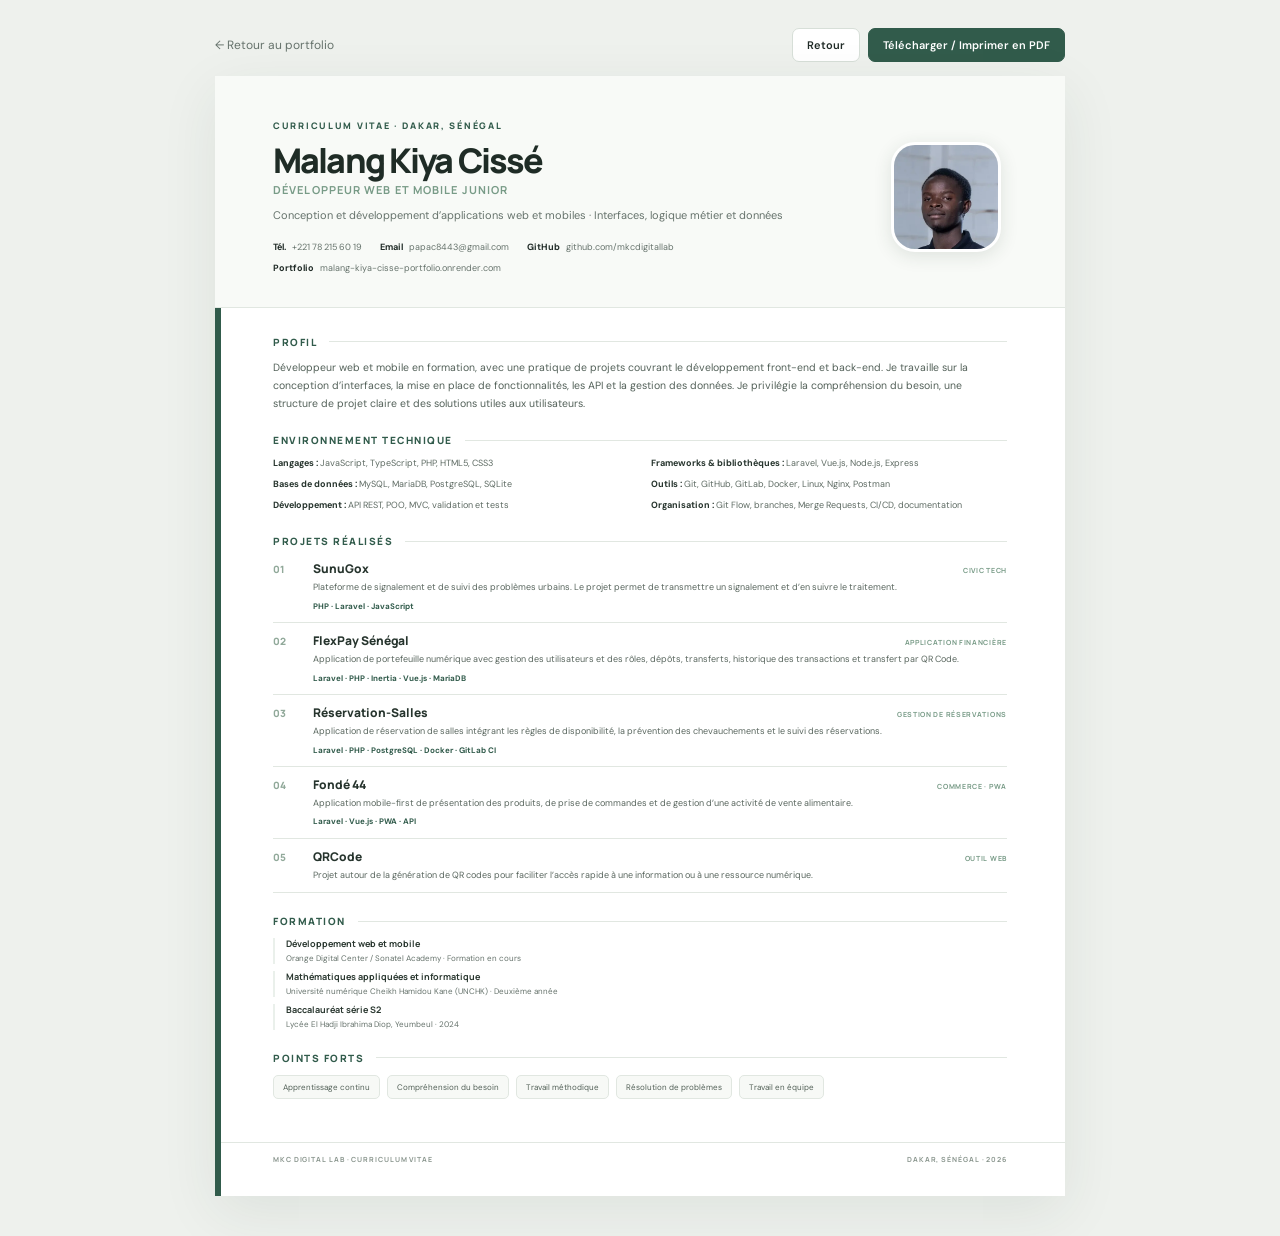
<file: cv.html>
<!doctype html>
<html lang="fr">
<head>
<meta charset="utf-8"><meta name="viewport" content="width=device-width,initial-scale=1">
<meta name="description" content="CV de Malang Kiya Cissé, développeur web et mobile junior à Dakar.">
<meta name="theme-color" content="#f4f6f3"><title>CV — Malang Kiya Cissé</title>
<link rel="preconnect" href="https://fonts.googleapis.com"><link rel="preconnect" href="https://fonts.gstatic.com" crossorigin>
<link href="https://fonts.googleapis.com/css2?family=DM+Sans:wght@400;500;600;700&family=Manrope:wght@400;500;600;700;800&display=swap" rel="stylesheet">
<style>
:root{--paper:#fff;--ground:#eef1ed;--ink:#202b27;--muted:#66736c;--green:#315b4b;--green2:#789b87;--pale:#eaf0eb;--line:#e1e7e1;--soft:#f7f9f6}
*{box-sizing:border-box}html{background:var(--ground)}body{margin:0;padding:28px 16px 40px;color:var(--ink);font:13px/1.55 "DM Sans",sans-serif}a{color:inherit;text-decoration:none}
.toolbar{width:min(100%,850px);margin:0 auto 14px;display:flex;justify-content:space-between;align-items:center}.back{font-size:12px;color:var(--muted)}.actions{display:flex;gap:8px}.btn{border:1px solid #d7dfd8;border-radius:7px;padding:9px 14px;background:#fff;color:var(--ink);font:600 11px "DM Sans";cursor:pointer}.btn.primary{background:var(--green);border-color:var(--green);color:white}
.sheet{position:relative;overflow:hidden;width:min(100%,850px);min-height:1120px;margin:auto;background:var(--paper);box-shadow:0 16px 55px #243b3015}.sheet:before{content:"";position:absolute;inset:0 auto 0 0;width:6px;background:var(--green)}
header{position:relative;padding:43px 58px 31px;background:#f8faf7;border-bottom:1px solid var(--line);display:grid;grid-template-columns:1fr 116px;gap:30px;align-items:center}
.kicker{font:800 9px "Manrope";letter-spacing:.19em;text-transform:uppercase;color:var(--green)}h1{margin:10px 0 4px;font:800 34px/1.06 "Manrope";letter-spacing:-.055em;color:#1f2c26}.role{font:700 11px "Manrope";letter-spacing:.1em;text-transform:uppercase;color:var(--green2)}.intro{margin:10px 0 0;max-width:540px;font-size:11px;color:var(--muted)}
.photo{width:110px;height:110px;object-fit:cover;object-position:center;border-radius:24px;border:3px solid white;box-shadow:0 4px 18px #263c3020;background:var(--pale)}
.contacts{display:flex;flex-wrap:wrap;gap:7px 18px;margin-top:17px;font-size:9px;color:var(--muted)}.contacts span{white-space:nowrap}.contacts b{color:var(--ink);font-weight:700;margin-right:4px}
main{padding:27px 58px 22px}section{margin:0 0 21px}.section-head{display:flex;align-items:center;gap:12px;margin:0 0 10px}.section-head span{font:800 10px "Manrope";letter-spacing:.15em;text-transform:uppercase;color:var(--green)}.section-head:after{content:"";height:1px;background:var(--line);flex:1}
.profile{margin:0;max-width:700px;font-size:10.5px;line-height:1.7;color:#536159}
.skills{display:grid;grid-template-columns:1fr 1fr;gap:7px 22px}.skill{font-size:9px;line-height:1.55;color:#5e6b63}.skill b{color:#26342d;font-weight:700}
.projects{display:grid;grid-template-columns:1fr;gap:0}.project{display:grid;grid-template-columns:32px 1fr;gap:8px;padding:9px 0 10px;border-bottom:1px solid var(--line);break-inside:avoid}.project:first-child{padding-top:2px}.num{font:800 10px "Manrope";color:#91a99a;padding-top:2px}.project-top{display:flex;justify-content:space-between;align-items:baseline;gap:12px;margin-bottom:4px}.project h3{margin:0;font:800 12px "Manrope";color:#26342d}.kind{font:700 7px "Manrope";letter-spacing:.1em;text-transform:uppercase;color:var(--green2);white-space:nowrap}.project p{margin:0;color:#5a675f;font-size:9px;line-height:1.5}.stack{margin-top:5px;color:var(--green);font-size:8px;font-weight:700}
.education-list{display:grid;grid-template-columns:1fr;gap:7px}.education{padding-left:11px;border-left:2px solid var(--pale)}.education b{display:block;font:700 9px/1.4 "Manrope";color:#29372f}.education span{display:block;margin-top:2px;color:var(--muted);font-size:8px;line-height:1.4}
.strengths{display:flex;flex-wrap:wrap;gap:7px}.strengths span{padding:5px 9px;border:1px solid var(--line);border-radius:5px;background:var(--soft);font-size:8px;color:#526057}
footer{display:flex;justify-content:space-between;gap:12px;padding:12px 58px;border-top:1px solid var(--line);color:#89958d;font:700 7px "Manrope";letter-spacing:.13em}
@media(max-width:650px){body{padding:10px 7px 22px}.sheet{min-height:0}.sheet:before{width:4px}header{grid-template-columns:1fr 78px;gap:12px;padding:27px 21px 21px}.photo{width:76px;height:76px;border-radius:18px}h1{font-size:27px}.intro{font-size:10px}.contacts{font-size:8px;gap:6px 11px}.contacts span{white-space:normal}main{padding:22px 21px 16px}.skills{grid-template-columns:1fr;gap:5px}.project-top{align-items:flex-start}.kind{font-size:6px}footer{padding:10px 21px;font-size:6px}}
@page{size:A4;margin:0}
@media print{html,body{width:210mm;height:297mm;margin:0;padding:0;background:#fff;-webkit-print-color-adjust:exact;print-color-adjust:exact}body{font-size:10pt}.toolbar{display:none}.sheet{width:210mm;height:297mm;min-height:0;margin:0;box-shadow:none;overflow:hidden}.sheet:before{width:1.5mm}header{height:43mm;grid-template-columns:1fr 28mm;gap:7mm;padding:8mm 15mm 6mm 16.5mm}h1{font-size:25pt;margin:2mm 0 1mm}.kicker{font-size:6.5pt}.role{font-size:7.3pt}.intro{font-size:7.1pt;margin-top:1.5mm}.photo{width:27mm;height:27mm;border-radius:6mm;border-width:.8mm}.contacts{font-size:6.5pt;gap:1mm 4mm;margin-top:2.5mm}main{height:243mm;padding:6mm 15mm 4mm 16.5mm}section{margin-bottom:4mm}.section-head{margin-bottom:1.7mm}.section-head span{font-size:7pt}.profile{font-size:7.6pt;line-height:1.48}.skills{gap:1.2mm 5mm}.skill{font-size:7pt;line-height:1.4}.project{grid-template-columns:7mm 1fr;gap:1.5mm;padding:1.5mm 0 1.6mm}.num{font-size:7pt}.project h3{font-size:8.5pt}.kind{font-size:5.5pt}.project p{font-size:6.9pt;line-height:1.35}.stack{font-size:6.3pt;margin-top:.6mm}.education-list{gap:1.2mm}.education{padding-left:2.5mm}.education b{font-size:6.7pt}.education span{font-size:6.1pt;margin-top:.3mm}.strengths{gap:1.2mm}.strengths span{font-size:6.3pt;padding:1mm 1.8mm}footer{height:11mm;padding:3mm 15mm 3mm 16.5mm;font-size:5.7pt}}
</style></head><body>
<div class="toolbar"><a class="back" href="index.html">← Retour au portfolio</a><div class="actions"><button class="btn" onclick="history.back()">Retour</button><button class="btn primary" onclick="window.print()">Télécharger / Imprimer en PDF</button></div></div>
<article class="sheet">
<header><div><div class="kicker">Curriculum vitae · Dakar, Sénégal</div><h1>Malang Kiya Cissé</h1><div class="role">Développeur web et mobile junior</div><p class="intro">Conception et développement d’applications web et mobiles · Interfaces, logique métier et données</p><div class="contacts"><span><b>Tél.</b> +221 78 215 60 19</span><span><b>Email</b> papac8443@gmail.com</span><span><b>GitHub</b> github.com/mkcdigitallab</span><span><b>Portfolio</b> malang-kiya-cisse-portfolio.onrender.com</span></div></div><img class="photo" src="assets/malang-avatar.webp" alt="Avatar illustré de Malang Kiya Cissé"></header>
<main>
<section><h2 class="section-head"><span>Profil</span></h2><p class="profile">Développeur web et mobile en formation, avec une pratique de projets couvrant le développement front-end et back-end. Je travaille sur la conception d’interfaces, la mise en place de fonctionnalités, les API et la gestion des données. Je privilégie la compréhension du besoin, une structure de projet claire et des solutions utiles aux utilisateurs.</p></section>
<section><h2 class="section-head"><span>Environnement technique</span></h2><div class="skills">
<div class="skill"><b>Langages :</b> JavaScript, TypeScript, PHP, HTML5, CSS3</div><div class="skill"><b>Frameworks & bibliothèques :</b> Laravel, Vue.js, Node.js, Express</div>
<div class="skill"><b>Bases de données :</b> MySQL, MariaDB, PostgreSQL, SQLite</div><div class="skill"><b>Outils :</b> Git, GitHub, GitLab, Docker, Linux, Nginx, Postman</div>
<div class="skill"><b>Développement :</b> API REST, POO, MVC, validation et tests</div><div class="skill"><b>Organisation :</b> Git Flow, branches, Merge Requests, CI/CD, documentation</div>
</div></section>
<section><h2 class="section-head"><span>Projets réalisés</span></h2><div class="projects">
<article class="project"><div class="num">01</div><div><div class="project-top"><h3>SunuGox</h3><span class="kind">Civic tech</span></div><p>Plateforme de signalement et de suivi des problèmes urbains. Le projet permet de transmettre un signalement et d’en suivre le traitement.</p><div class="stack">PHP · Laravel · JavaScript</div></div></article>
<article class="project"><div class="num">02</div><div><div class="project-top"><h3>FlexPay Sénégal</h3><span class="kind">Application financière</span></div><p>Application de portefeuille numérique avec gestion des utilisateurs et des rôles, dépôts, transferts, historique des transactions et transfert par QR Code.</p><div class="stack">Laravel · PHP · Inertia · Vue.js · MariaDB</div></div></article>
<article class="project"><div class="num">03</div><div><div class="project-top"><h3>Réservation-Salles</h3><span class="kind">Gestion de réservations</span></div><p>Application de réservation de salles intégrant les règles de disponibilité, la prévention des chevauchements et le suivi des réservations.</p><div class="stack">Laravel · PHP · PostgreSQL · Docker · GitLab CI</div></div></article>
<article class="project"><div class="num">04</div><div><div class="project-top"><h3>Fondé 44</h3><span class="kind">Commerce · PWA</span></div><p>Application mobile-first de présentation des produits, de prise de commandes et de gestion d’une activité de vente alimentaire.</p><div class="stack">Laravel · Vue.js · PWA · API</div></div></article>
<article class="project"><div class="num">05</div><div><div class="project-top"><h3>QRCode</h3><span class="kind">Outil web</span></div><p>Projet autour de la génération de QR codes pour faciliter l’accès rapide à une information ou à une ressource numérique.</p></div></article>
</div></section>
<section><h2 class="section-head"><span>Formation</span></h2><div class="education-list">
<div class="education"><b>Développement web et mobile</b><span>Orange Digital Center / Sonatel Academy · Formation en cours</span></div>
<div class="education"><b>Mathématiques appliquées et informatique</b><span>Université numérique Cheikh Hamidou Kane (UNCHK) · Deuxième année</span></div>
<div class="education"><b>Baccalauréat série S2</b><span>Lycée El Hadji Ibrahima Diop, Yeumbeul · 2024</span></div>
</div></section>
<section><h2 class="section-head"><span>Points forts</span></h2><div class="strengths"><span>Apprentissage continu</span><span>Compréhension du besoin</span><span>Travail méthodique</span><span>Résolution de problèmes</span><span>Travail en équipe</span></div></section>
</main>
<footer><span>MKC DIGITAL LAB · CURRICULUM VITAE</span><span>DAKAR, SÉNÉGAL · 2026</span></footer>
</article></body></html>
</file>
